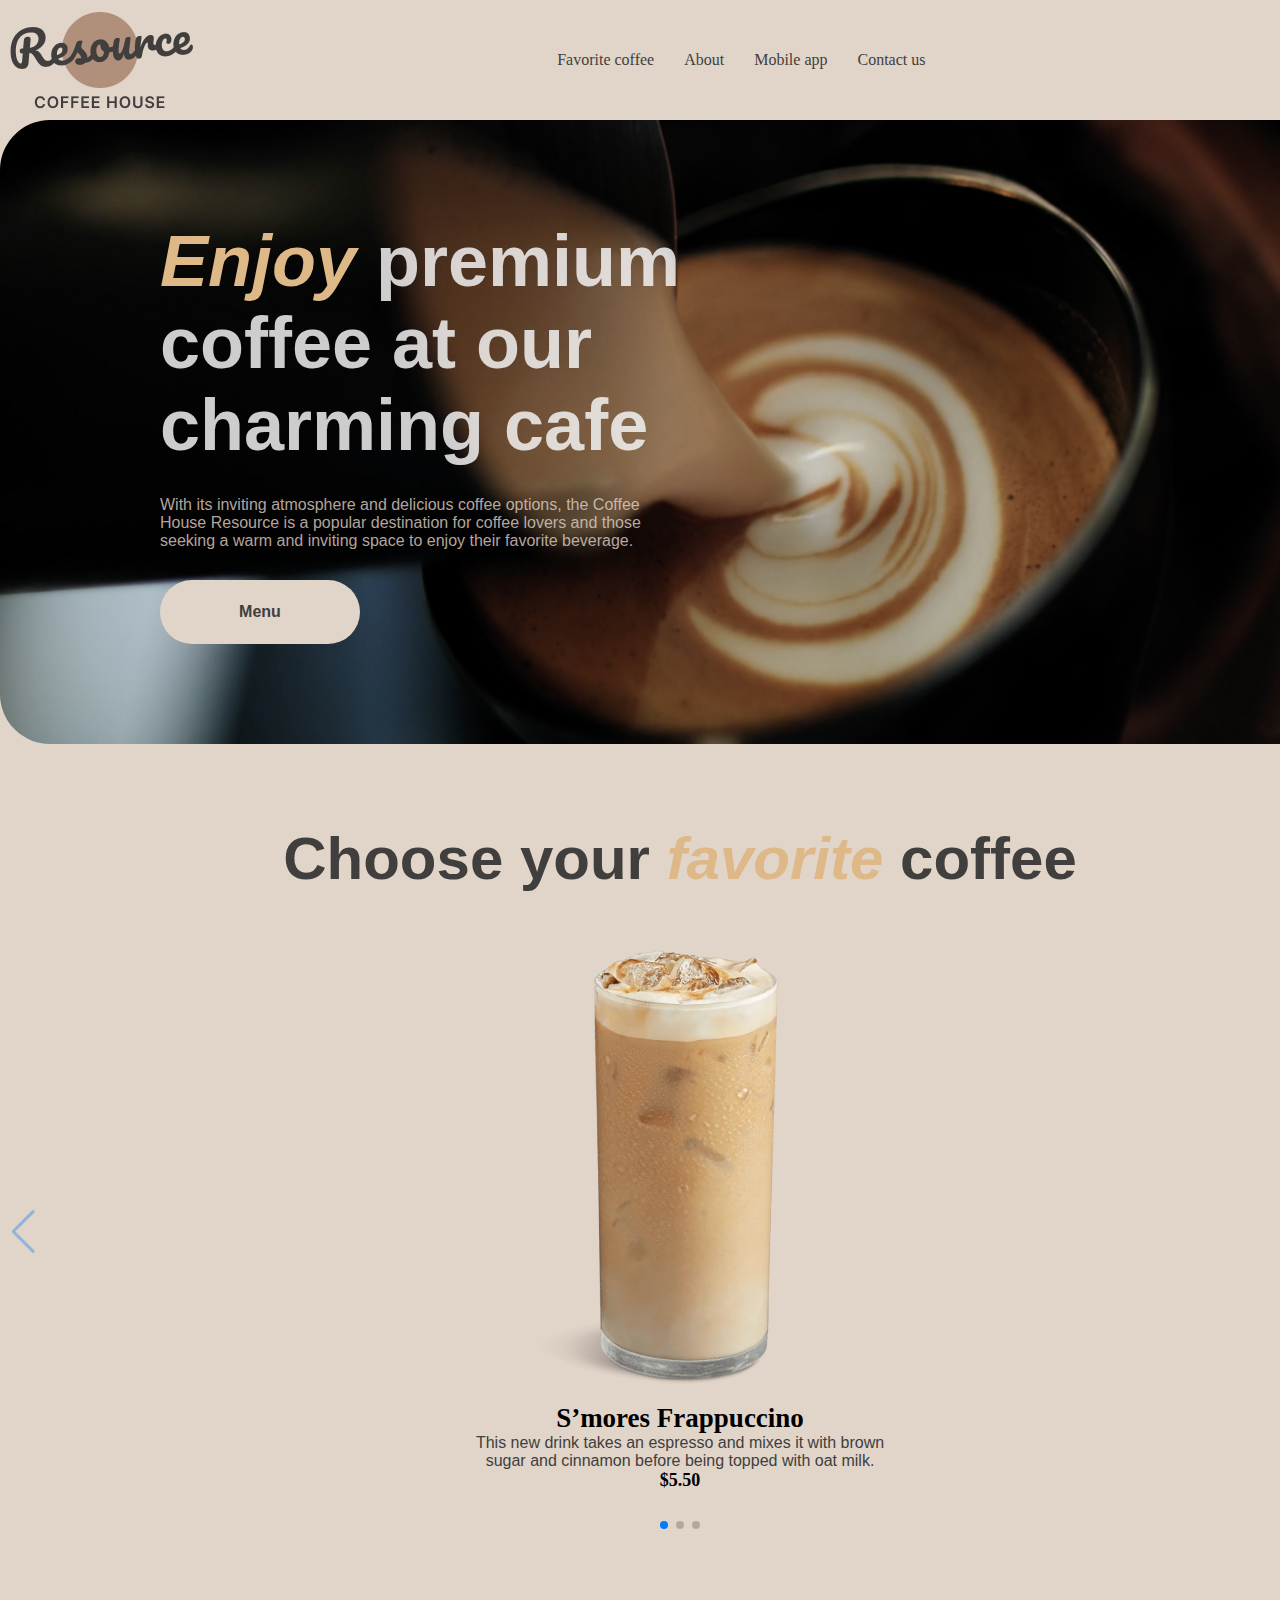
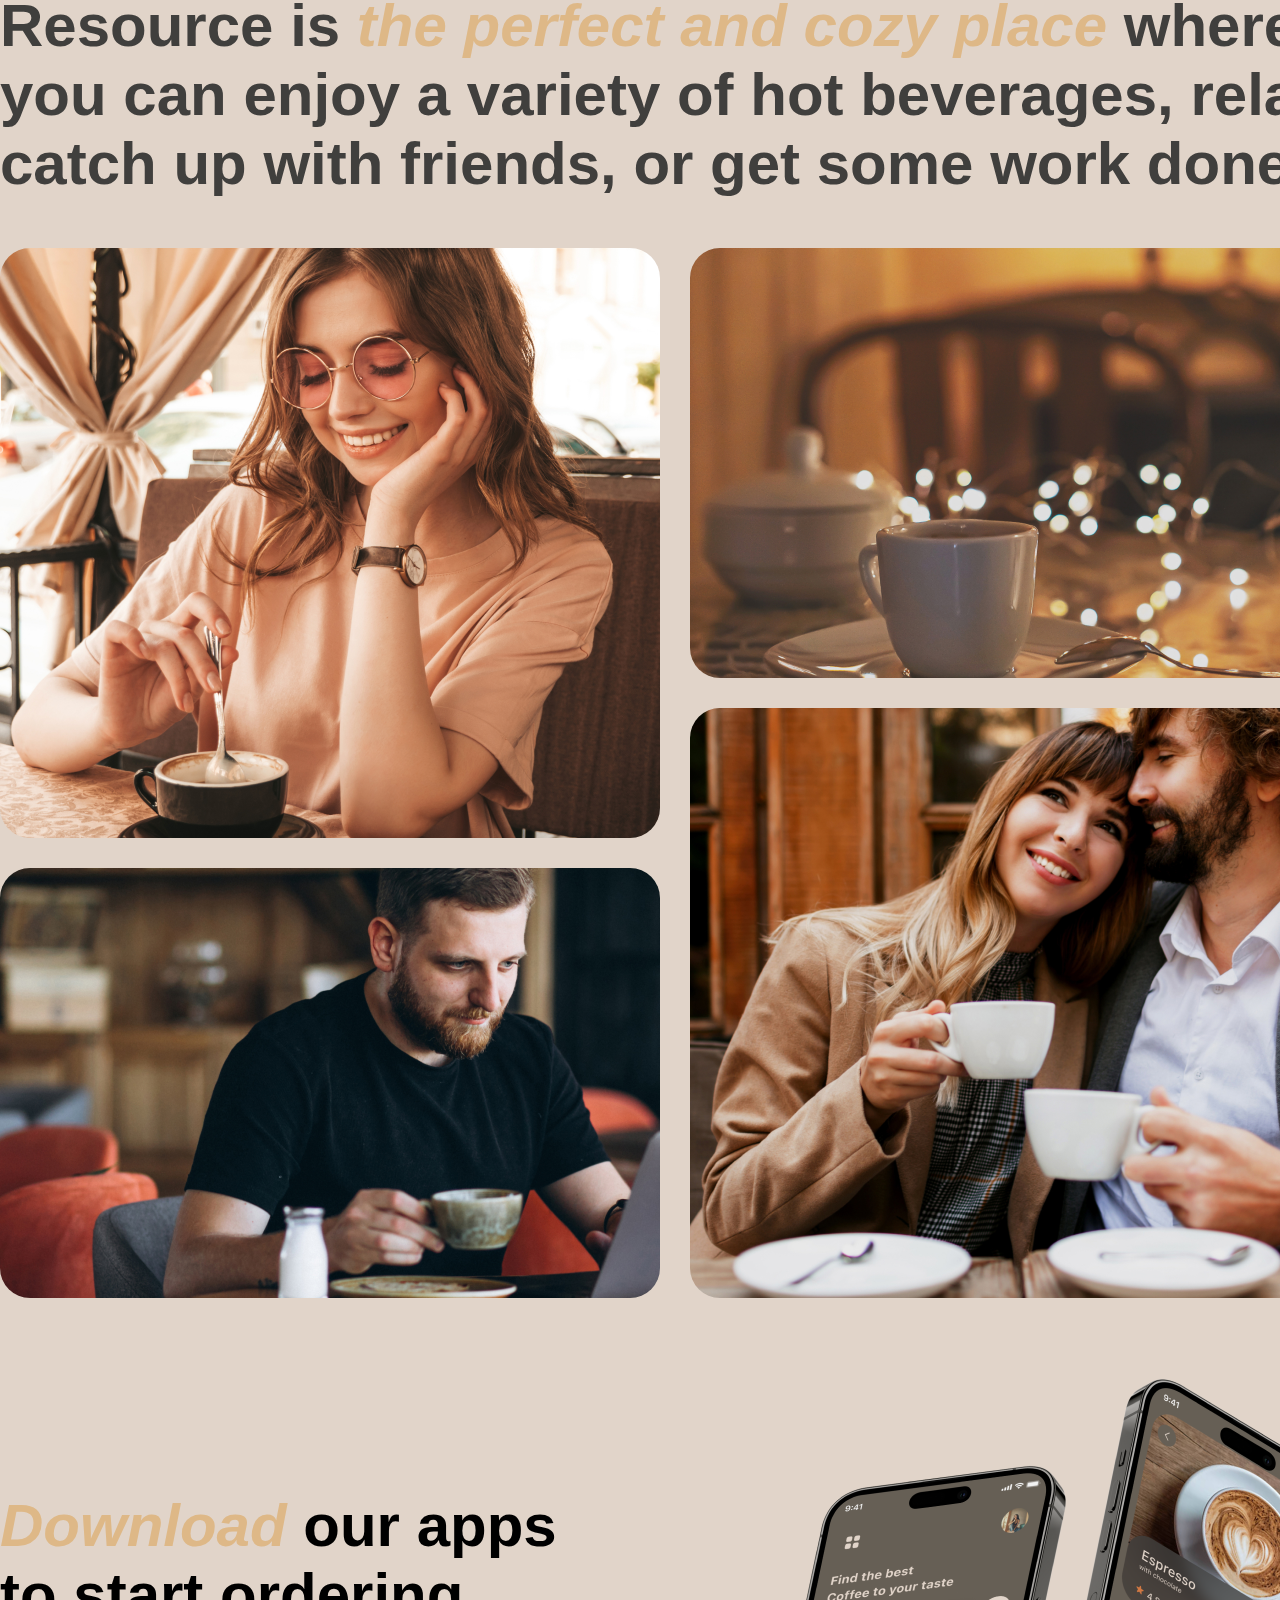
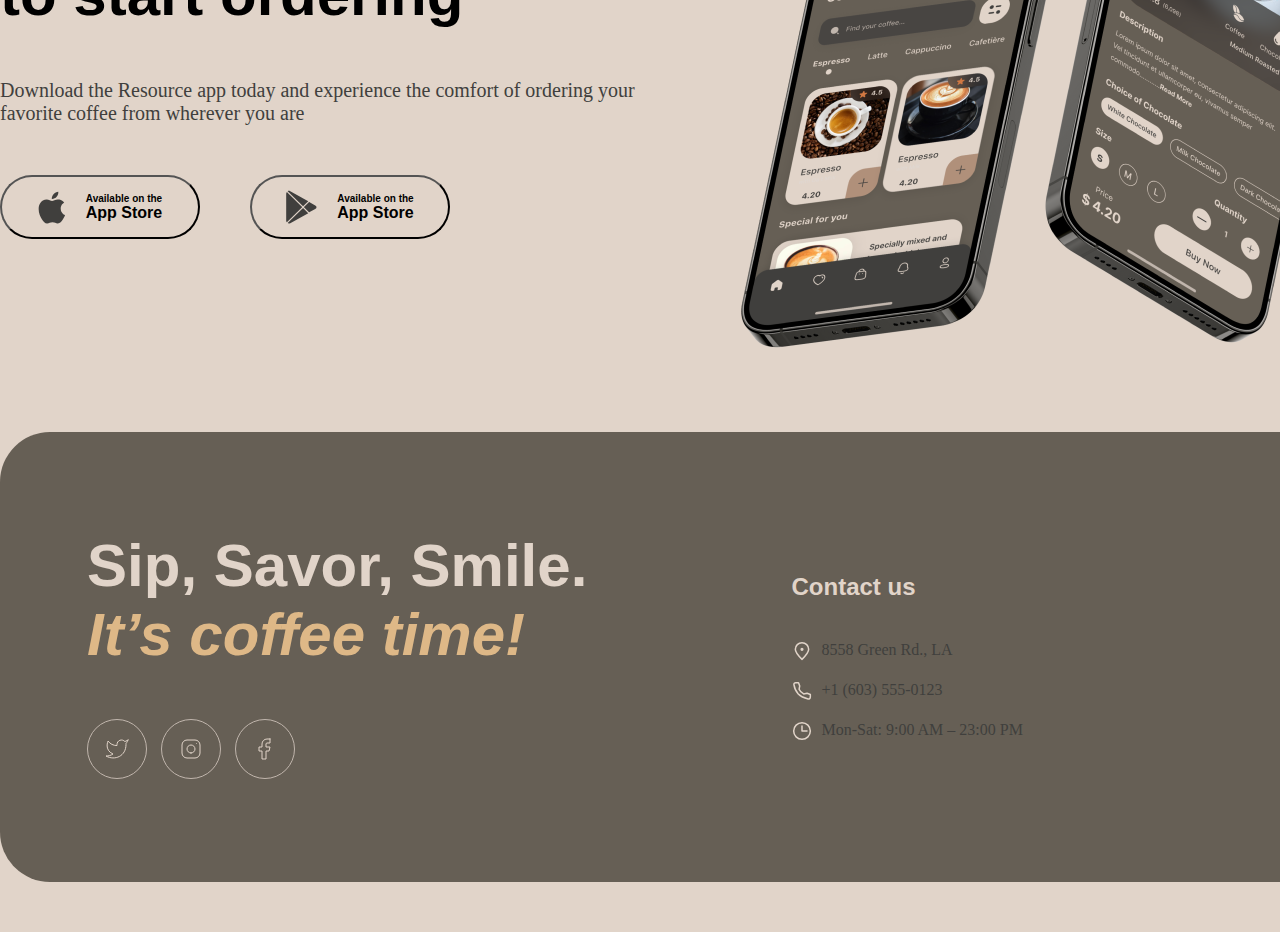
<file: index.html>
<!DOCTYPE html>
<html lang="en">
<head>
    <meta charset="UTF-8">
    <meta name="viewport" content="width=device-width, initial-scale=head">
    <title>Coffee House</title>
    <link rel="stylesheet" href="style.css">
    <link rel="stylesheet" href="https://cdn.jsdelivr.net/npm/swiper@11/swiper-bundle.min.css" />

</head>
<body style=" background-color:  #E1D4C9;">
<header id="header">
        <div class="container">
        <div class="head">
            <img src="./img/logo.png" alt="">
            <div class="head_box">
              <a href="">Favorite coffee</a>
              <a href="">About</a>
              <a href="index.html">Mobile app</a>
              <a href="+996779973094">Contact us</a>
            </div>
            <span>
                <a href="Menu.html">Menu</a>
                <img src="./img/coffee-cup.png" alt="">
            </span>
        </div>
        </div>
 </header>
<section id="section1">
    <div class="container">
        <div class="Enjoy">
           <p class="text1">
            <i style="color: burlywood;">Enjoy</i> premium <br>
            coffee at our <br>
             charming cafe
           </p>
           <p class="text2">
            With its inviting atmosphere and delicious coffee options, the Coffee <br>
            House Resource is a popular destination for coffee lovers and those <br>
            seeking a warm and inviting space to enjoy their favorite beverage.
           </p>
           <button class="btn"><a href="Menu.html">Menu</a></button>
        </div>
    </div>
</section>
<section id="section2">
    <div class="container">
        <h1 class="h1coffe">Choose your <i style="color: burlywood;">favorite</i> coffee</h1>
        
        <div class="swiper mySwiper">
            <div class="swiper-wrapper">
              <div class="swiper-slide">
                <img style="margin-left: 450px;" src="./img/coffee-slider-1.png" alt="image of coffee">
            <h2 class="h3name">S’mores Frappuccino</h2>
            <h3 class="h3note">This new drink takes an espresso and mixes it with brown <br>
                 sugar and cinnamon before being topped with oat milk.
                </h3>
                <h4>$5.50</h4>      
              </div>
              <div class="swiper-slide">
                <img style="margin-left: 450px;" src="./img/8a8302168e0dc8efadd5c0e341d47215.png" alt="image of coffee">
            <h2 class="h3name">S’mores Frappuccino</h2>
            <h3 class="h3note">This new drink takes an espresso and mixes it with brown <br>
                 sugar and cinnamon before being topped with oat milk.
                </h3>
                <h4>$5.50</h4>      
              </div>
              <div class="swiper-slide">
                <img style="margin-left: 450px;" src="./img/coffee-slider-1.png" alt="image of coffee">
            <h2 class="h3name">S’mores Frappuccino</h2>
            <h3 class="h3note">This new drink takes an espresso and mixes it with brown <br>
                 sugar and cinnamon before being topped with oat milk.
                </h3>
                <h4>$5.50</h4>      
              </div>
             
            </div>
            <div class="swiper-button-next"></div>
            <div class="swiper-button-prev"></div>
            <div class="swiper-pagination"></div>
          </div>
        
         
    </div>
</section>
<section id="section3">
    <div class="container">
        <p class="text_cofe">
            Resource is <i style="color: burlywood;">the perfect and cozy place</i>  where <br>
             you can enjoy a variety of hot beverages, relax,<br>
             catch up with friends, or get some work done.
        </p>
        <div class="box">
            <div class="box-1">
                <img style="border-radius: 30px;" src="./img/about-1.png" alt="image of coffee">
                <img style="border-radius: 30px;" src="./img/about-3.png" alt="image of coffee">
            </div>
            <div class="box-2">
                <img style="border-radius: 30px;"src="./img/about-2.png" alt="image of coffee">
                <img style="border-radius: 30px;"src="./img/about-4.png" alt="image of coffee">
            </div>
        </div>
    </div>
</section>
<section id="section4">
    <div class="container">
        <div class="phone">
            <div class="phone-1">
                <h1 class="texth1"> 
                    <i style="color: burlywood;">Download</i> our apps <br>
                     to start ordering</h1>
                     <p class="textp1">
                        Download the Resource app today and experience the comfort of ordering your <br>
                         favorite coffee from wherever you are
                     </p>
                     <div class="btncode">
                        <button class="btnapple">
                            <img src="./img/apple.svg" alt="picture of apple">
                            <div>
                                <h1 style="font-size: 10px;">Available on the</h1>
                                <h2 style="font-size: 16px;">App Store</h2>
                            </div>
                        </button>
                        <button class="btnplay"> <img src="./img/play.svg" alt="picture of apple">
                            <div>
                                <h1 style="font-size: 10px;">Available on the</h1>
                                <h2 style="font-size: 16px;">App Store</h2>
                            </div></button>
                     </div>
            </div>
            <div>
                <img src="./img/mobile-screens.png" alt="">
            </div>
        </div>
    </div>
</section>
<footer id="footer">
    <div class="container">
        <div class="footer">
            <div class="foot">
                <h1 style="color: #E1D4C9;font-size: 60px; font-family: sans-serif;">
                    Sip, Savor, Smile. <br>
                     <i style="color: burlywood; font-size: 60px;">It’s coffee time!</i>
                </h1>
                <div style="margin-top: 50px;">
                    <a class="web" href="https://x.com/cafecoffeeday"><img src="./img/twitter.svg" alt="image of twiiter"></a>
                    <a class="web" style="margin: 0 10px;" href="https://www.instagram.com/coffeehouseae/"><img src="./img/insta.svg" alt="image of instagram"></a>
                    <a class="web" href="https://www.facebook.com/thecoffeehouseAD/"><img src="./img/face.svg" alt="image of facebook"></a>
                </div>
            </div>
            <div class="foot-us">
                <h1 style="font-size: 24px; font-family: sans-serif; margin-bottom: 20px; color: #E1D4C9;">Contact us</h1>
            <a class="link" href="Villa 11 - 484a Al Wasl Rd - Jumeirah - Jumeirah 2 - Dubai"><img src="./img/location.svg" alt="svg image">8558 Green Rd.,  LA</a>
            <a class="link" href="+1 (603) 555-0123"><img src="./img/call.svg" alt="svg image">+1 (603) 555-0123</a>
            <a class="link" href="https://indiancoffeehouseonline.com/"><img src="./img/clock.svg" alt="image svg">Mon-Sat: 9:00 AM – 23:00 PM</a>
            </div>
        </div>
    </div>
</footer>
<script src="https://cdn.jsdelivr.net/npm/swiper@11/swiper-bundle.min.js"></script>
<script>
    var swiper = new Swiper(".mySwiper", {
      cssMode: true,
      navigation: {
        nextEl: ".swiper-button-next",
        prevEl: ".swiper-button-prev",
      },
      pagination: {
        el: ".swiper-pagination",
      },
      mousewheel: true,
      keyboard: true,
    });
  </script>
 </body>
</html>
</file>
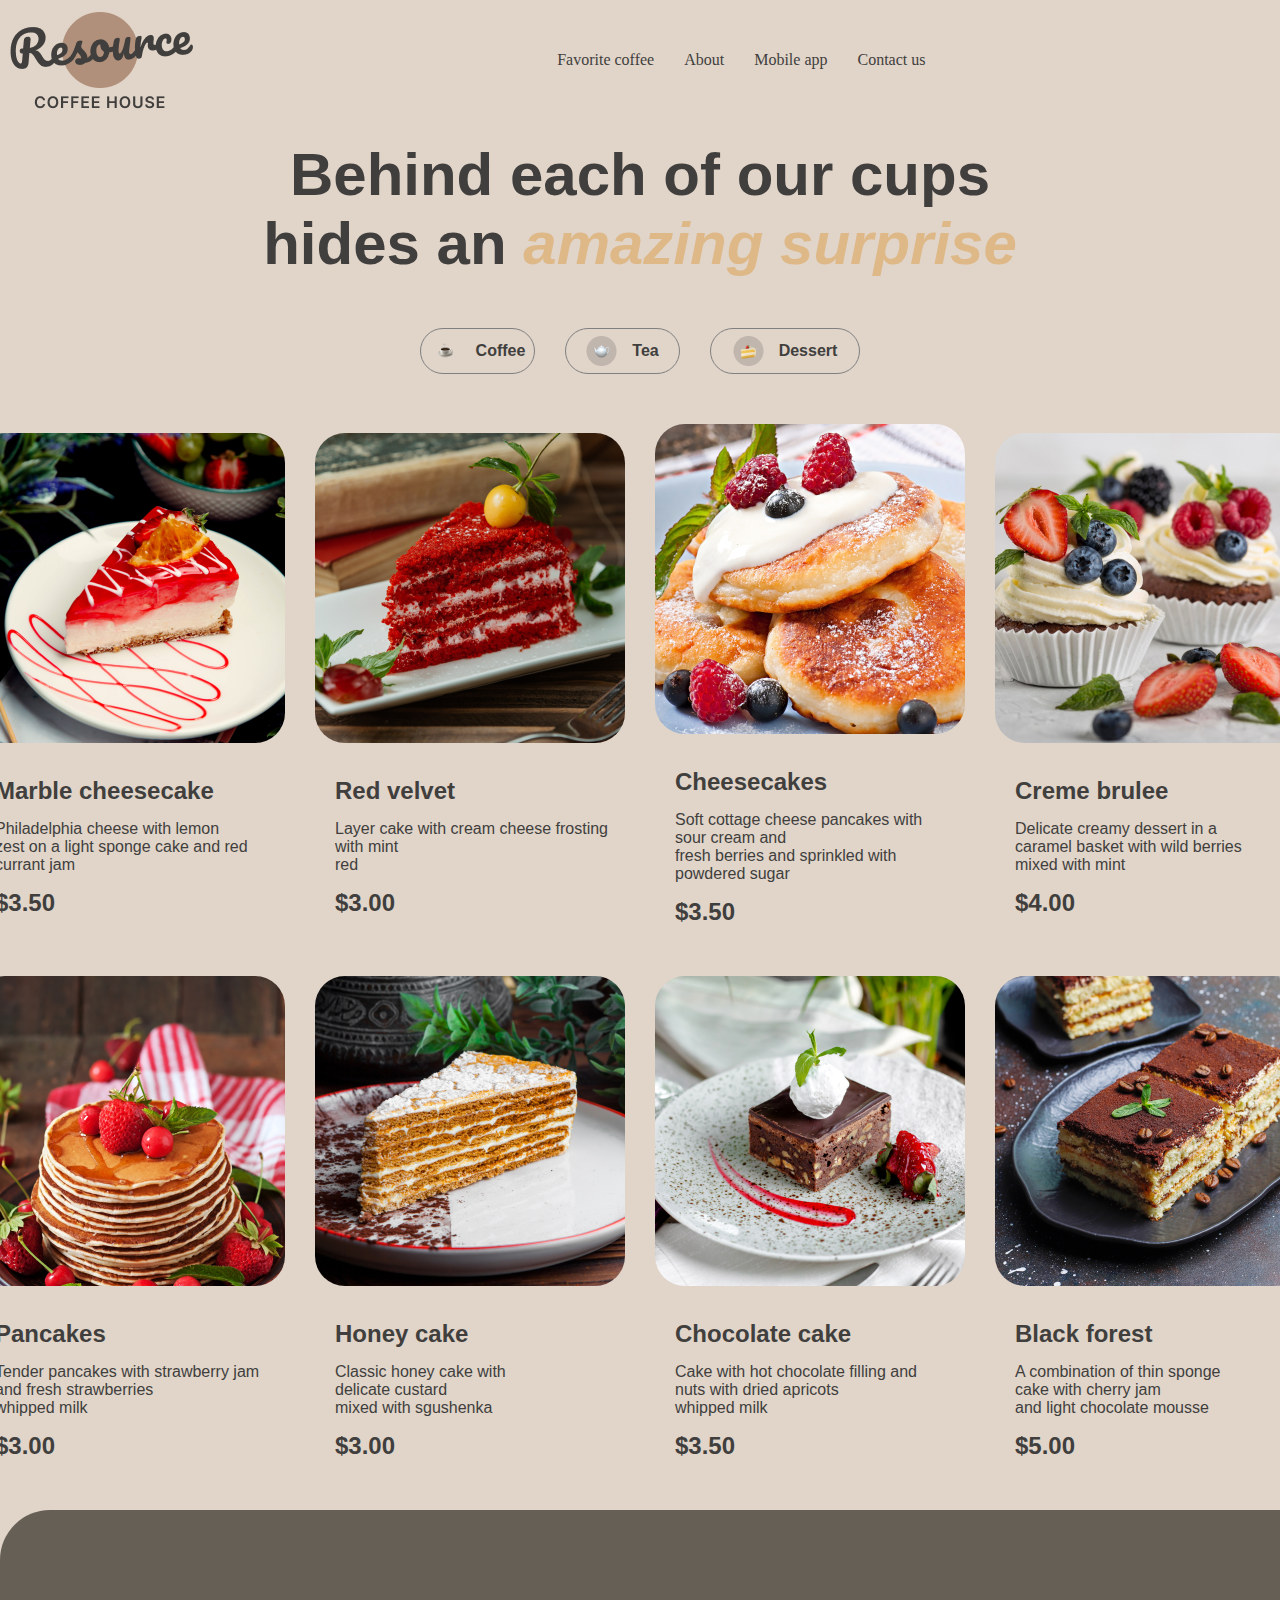
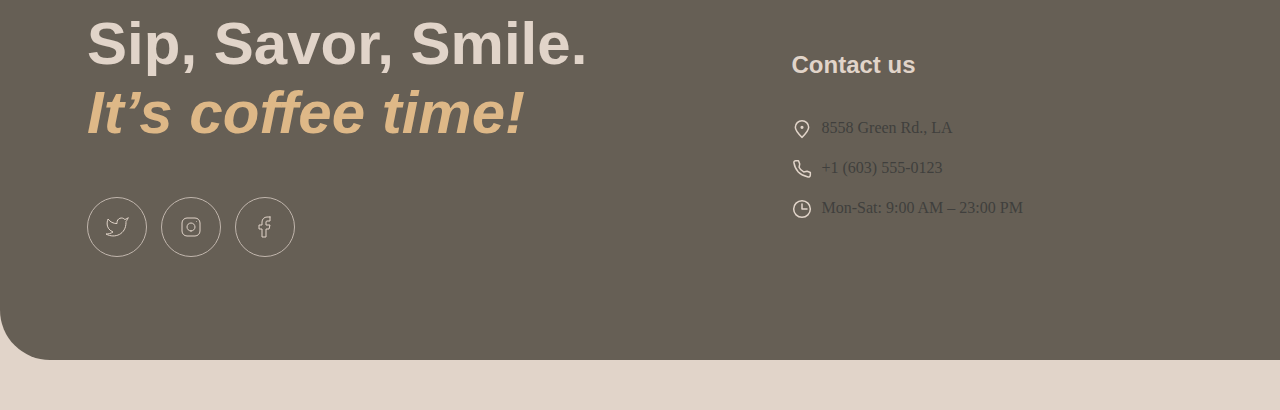
<file: Dessert.html>
<!DOCTYPE html>
<html lang="en">
<head>
    <meta charset="UTF-8">
    <meta name="viewport" content="width=device-width, initial-scale=1.0">
    <title>Dessert</title>
    <link rel="stylesheet" href="style.css">
    <link rel="stylesheet" href="style2.css">
</head>
<body style="background-color: #E1D4C9;;">
    <header id="header">
        <div class="container">
        <div class="head">
            <img src="./img/logo.png" alt="">
            <div class="head_box">
              <a href="">Favorite coffee</a>
              <a href="">About</a>
              <a href="index.html">Mobile app</a>
              <a href="+996779973094">Contact us</a>
            </div>
            <span>
                <a href="Menu.html">Menu</a>
                <img src="./img/coffee-cup.png" alt="">
            </span>
        </div>
        </div>
 </header> 
 <h1 class="des-menu">
    Behind each of our cups <br>
     hides an <i style="color: burlywood;">amazing surprise</i>
 </h1>
 <div class="selec">
    <a class="items" href="Menu.html"><img src="./img/cofe.png" alt="">Coffee</a>
    <a class="items"href="Tea.html"><img src="./img/tea.png" alt="">Tea</a>
    <a style="width: 150px;" class="items"href=""><img src="./img/dessert.png" alt="">Dessert</a>
</div>
<div class="items-menu4">
    <div class="box1">
        <img style="border-radius: 30px;" src="./img/dessert-1.png" alt="">
        <div class="box2">
        <h1>Marble cheesecake</h1>
        <h2>Philadelphia cheese with lemon <br>
             zest on a light sponge cake and red <br>
            currant jam</h2>
        <h3>$3.50</h3>
        </div>
    </div>
     <div class="box1">
        <img style="border-radius: 30px;" src="./img/dessert-2.png" alt="">
        <div class="box2">
        <h1>Red velvet</h1>
        <h2>Layer cake with cream cheese frosting<br>
            with mint <br>
            red
        </h2>
        <h3>$3.00</h3>
    </div>
    </div>
    <div class="box1">
        <img style="border-radius: 30px;" src="./img/dessert-3.png" alt="">
        <div class="box2">
        <h1>Cheesecakes</h1>
        <h2>Soft cottage cheese pancakes with <br>
             sour cream and <br>
             fresh berries and sprinkled with powdered sugar 

        </h2>
        <h3>$3.50</h3>
        </div>
    </div>
    <div class="box1">
        <img style="border-radius: 30px;" src="./img/dessert-4.png" alt="">
        <div class="box2">
        <h1>Creme brulee</h1>
        <h2>Delicate creamy dessert in a <br>
             caramel basket with wild berries <br>
            mixed with mint</h2>
        <h3>$4.00</h3>
        </div>
    </div>
</div>
<div class="items-menu5">
    <div class="box1">
        <img style="border-radius: 30px;" src="./img/dessert-5.png" alt="">
        <div class="box2">
        <h1>Pancakes</h1>
        <h2>Tender pancakes with strawberry jam  <br>
            and fresh strawberries <br>
             whipped milk</h2>
        <h3>$3.00</h3>
        </div>
    </div>
     <div class="box1">
        <img style="border-radius: 30px;" src="./img/dessert-6.png" alt="">
        <div class="box2">
        <h1>Honey cake</h1>
        <h2>Classic honey cake with  <br>
            delicate custard <br>
        mixed with sgushenka </h2>
        <h3>$3.00</h3>
    </div>
    </div>
    <div class="box1">
        <img style="border-radius: 30px;" src="./img/dessert-7.png" alt="">
        <div class="box2">
        <h1>Chocolate cake</h1>
        <h2>Cake with hot chocolate filling and <br>
             nuts with dried apricots <br>
             whipped milk</h2>
        <h3>$3.50</h3>
        </div>
    </div>
    <div class="box1">
        <img style="border-radius: 30px;" src="./img/dessert-8.png" alt="">
        <div class="box2">
        <h1>Black forest</h1>
        <h2>A combination of thin sponge <br>
             cake with cherry jam <br>
            and light chocolate mousse</h2>
        <h3>$5.00</h3>
        </div>
    </div>
</div>
<footer id="footer">
    <div class="container">
        <div class="footer">
            <div class="foot">
                <h1 style="color: #E1D4C9;font-size: 60px; font-family: sans-serif;">
                    Sip, Savor, Smile. <br>
                     <i style="color: burlywood; font-size: 60px;">It’s coffee time!</i>
                </h1>
                <div style="margin-top: 50px;">
                    <a class="web" href="https://x.com/cafecoffeeday"><img src="./img/twitter.svg" alt="image of twiiter"></a>
                    <a class="web" style="margin: 0 10px;" href="https://www.instagram.com/coffeehouseae/"><img src="./img/insta.svg" alt="image of instagram"></a>
                    <a class="web" href="https://www.facebook.com/thecoffeehouseAD/"><img src="./img/face.svg" alt="image of facebook"></a>
                </div>
            </div>
            <div class="foot-us">
                <h1 style="font-size: 24px; font-family: sans-serif; margin-bottom: 20px; color: #E1D4C9;">Contact us</h1>
            <a class="link" href="Villa 11 - 484a Al Wasl Rd - Jumeirah - Jumeirah 2 - Dubai"><img src="./img/location.svg" alt="svg image">8558 Green Rd.,  LA</a>
            <a class="link" href="+1 (603) 555-0123"><img src="./img/call.svg" alt="svg image">+1 (603) 555-0123</a>
            <a class="link" href="https://indiancoffeehouseonline.com/"><img src="./img/clock.svg" alt="image svg">Mon-Sat: 9:00 AM – 23:00 PM</a>
            </div>
        </div>
    </div>
</footer>
</body>
</html>
</file>
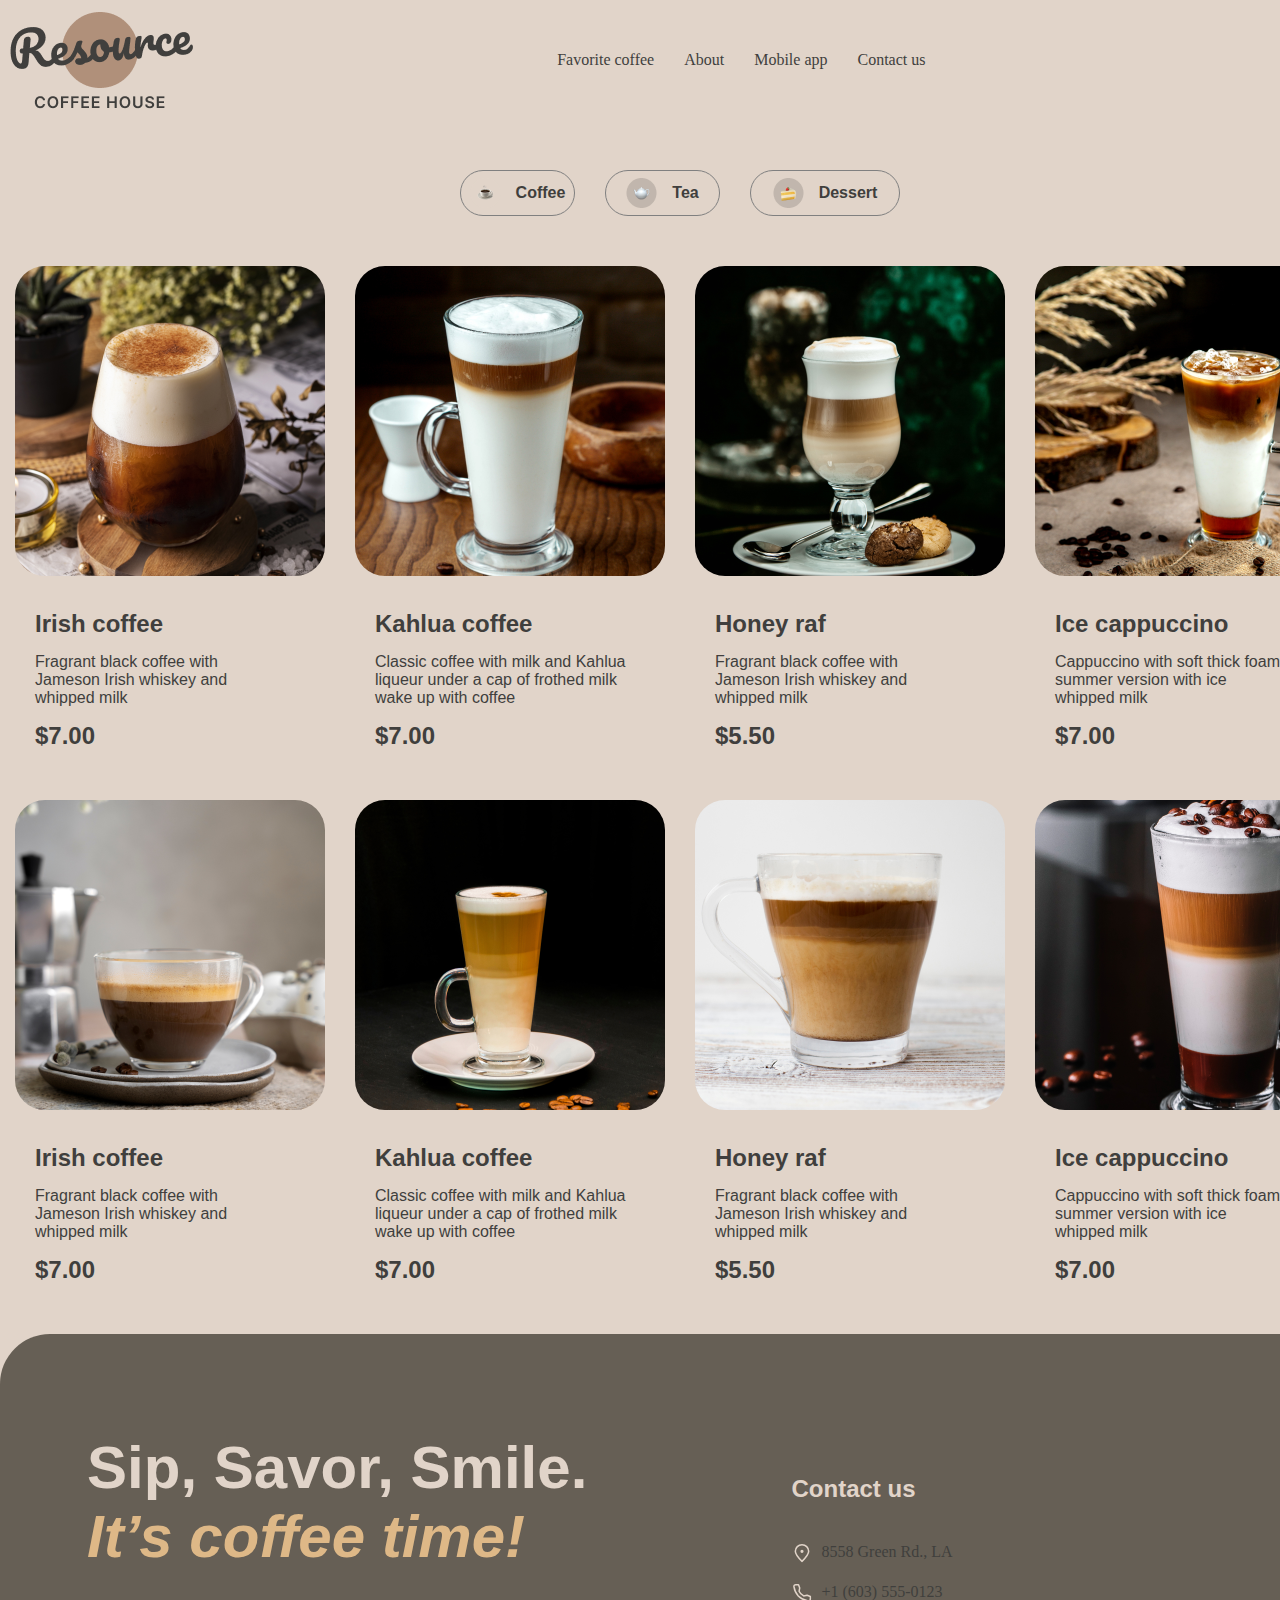
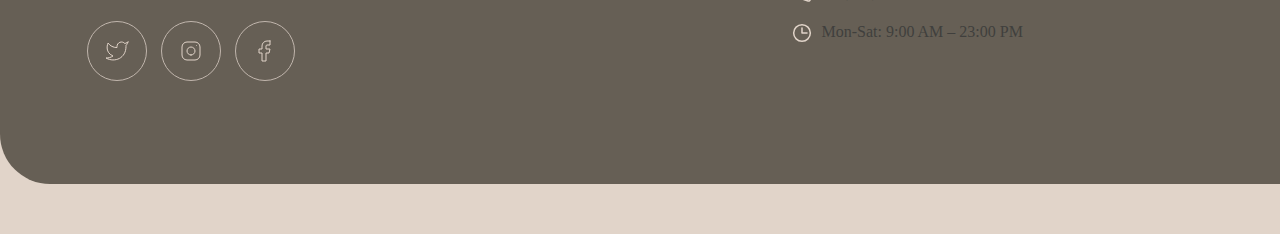
<file: Menu.html>
<!DOCTYPE html>
<html lang="en">
<head>
    <meta charset="UTF-8">
    <meta name="viewport" content="width=device-width, initial-scale=1.0">
    <title>Menu</title>
    <link rel="stylesheet" href="style.css">
    <link rel="stylesheet" href="style2.css">
</head>
<body style="background-color:#E1D4C9; ;">
    <header id="header">
        <div class="container">
        <div class="head">
            <img src="./img/logo.png" alt="">
            <div class="head_box">
              <a href="">Favorite coffee</a>
              <a href="">About</a>
              <a href="index.html">Mobile app</a>
              <a href="+996779973094">Contact us</a>
            </div>
            <span>
                <a href="Menu.html">Menu</a>
                <img src="./img/coffee-cup.png" alt="">
            </span>
        </div>
        </div>
 </header> 
 <section id="coffee">
    <div class="container">
        <div class="selec">
            <a class="items" href="Menu.html"><img src="./img/cofe.png" alt="">Coffee</a>
            <a class="items"href="Tea.html"><img src="./img/tea.png" alt="">Tea</a>
            <a style="width: 150px;" class="items"href="Dessert.html"><img src="./img/dessert.png" alt="">Dessert</a>
        </div>
        <div class="items-menu">
            <div class="box1">
                <img style="border-radius: 30px;" src="./img/coffee-1.png" alt="">
                <div class="box2">
                <h1>Irish coffee</h1>
                <h2>Fragrant black coffee with <br>
                     Jameson Irish whiskey and <br>
                     whipped milk</h2>
                <h3>$7.00</h3>
                </div>
            </div>
             <div class="box1">
                <img style="border-radius: 30px;" src="./img/coffee-2.png" alt="">
                <div class="box2">
                <h1>Kahlua coffee</h1>
                <h2>Classic coffee with milk and Kahlua <br>
                     liqueur under a cap of frothed milk <br>
                    wake up with coffee</h2>
                <h3>$7.00</h3>
            </div>
            </div>
            <div class="box1">
                <img style="border-radius: 30px;" src="./img/coffee-3.png" alt="">
                <div class="box2">
                <h1>Honey raf</h1>
                <h2>Fragrant black coffee with <br>
                     Jameson Irish whiskey and <br>
                     whipped milk</h2>
                <h3>$5.50</h3>
                </div>
            </div>
            <div class="box1">
                <img style="border-radius: 30px;" src="./img/coffee-4.png" alt="">
                <div class="box2">
                <h1>Ice cappuccino</h1>
                <h2>Cappuccino with soft thick foam in <br>
                     summer version with ice <br>
                     whipped milk</h2>
                <h3>$7.00</h3>
                </div>
            </div>
        </div>
        <div class="items-menu2">
            <div class="box1">
                <img style="border-radius: 30px;" src="./img/coffee-5.png" alt="">
                <div class="box2">
                <h1>Irish coffee</h1>
                <h2>Fragrant black coffee with <br>
                     Jameson Irish whiskey and <br>
                     whipped milk</h2>
                <h3>$7.00</h3>
                </div>
            </div>
             <div class="box1">
                <img style="border-radius: 30px;" src="./img/coffee-6.png" alt="">
                <div class="box2">
                <h1>Kahlua coffee</h1>
                <h2>Classic coffee with milk and Kahlua <br>
                     liqueur under a cap of frothed milk <br>
                    wake up with coffee</h2>
                <h3>$7.00</h3>
            </div>
            </div>
            <div class="box1">
                <img style="border-radius: 30px;" src="./img/coffee-7.png" alt="">
                <div class="box2">
                <h1>Honey raf</h1>
                <h2>Fragrant black coffee with <br>
                     Jameson Irish whiskey and <br>
                     whipped milk</h2>
                <h3>$5.50</h3>
                </div>
            </div>
            <div class="box1">
                <img style="border-radius: 30px;" src="./img/coffee-8.png" alt="">
                <div class="box2">
                <h1>Ice cappuccino</h1>
                <h2>Cappuccino with soft thick foam in <br>
                     summer version with ice <br>
                     whipped milk</h2>
                <h3>$7.00</h3>
                </div>
            </div>
        </div>
    </div>
 </section>
 <footer id="footer">
    <div class="container">
        <div class="footer">
            <div class="foot">
                <h1 style="color: #E1D4C9;font-size: 60px; font-family: sans-serif;">
                    Sip, Savor, Smile. <br>
                     <i style="color: burlywood; font-size: 60px;">It’s coffee time!</i>
                </h1>
                <div style="margin-top: 50px;">
                    <a class="web" href="https://x.com/cafecoffeeday"><img src="./img/twitter.svg" alt="image of twiiter"></a>
                    <a class="web" style="margin: 0 10px;" href="https://www.instagram.com/coffeehouseae/"><img src="./img/insta.svg" alt="image of instagram"></a>
                    <a class="web" href="https://www.facebook.com/thecoffeehouseAD/"><img src="./img/face.svg" alt="image of facebook"></a>
                </div>
            </div>
            <div class="foot-us">
                <h1 style="font-size: 24px; font-family: sans-serif; margin-bottom: 20px; color: #E1D4C9;">Contact us</h1>
            <a class="link" href="Villa 11 - 484a Al Wasl Rd - Jumeirah - Jumeirah 2 - Dubai"><img src="./img/location.svg" alt="svg image">8558 Green Rd.,  LA</a>
            <a class="link" href="+1 (603) 555-0123"><img src="./img/call.svg" alt="svg image">+1 (603) 555-0123</a>
            <a class="link" href="https://indiancoffeehouseonline.com/"><img src="./img/clock.svg" alt="image svg">Mon-Sat: 9:00 AM – 23:00 PM</a>
            </div>
        </div>
    </div>
</footer>
</body>
</html>
</file>
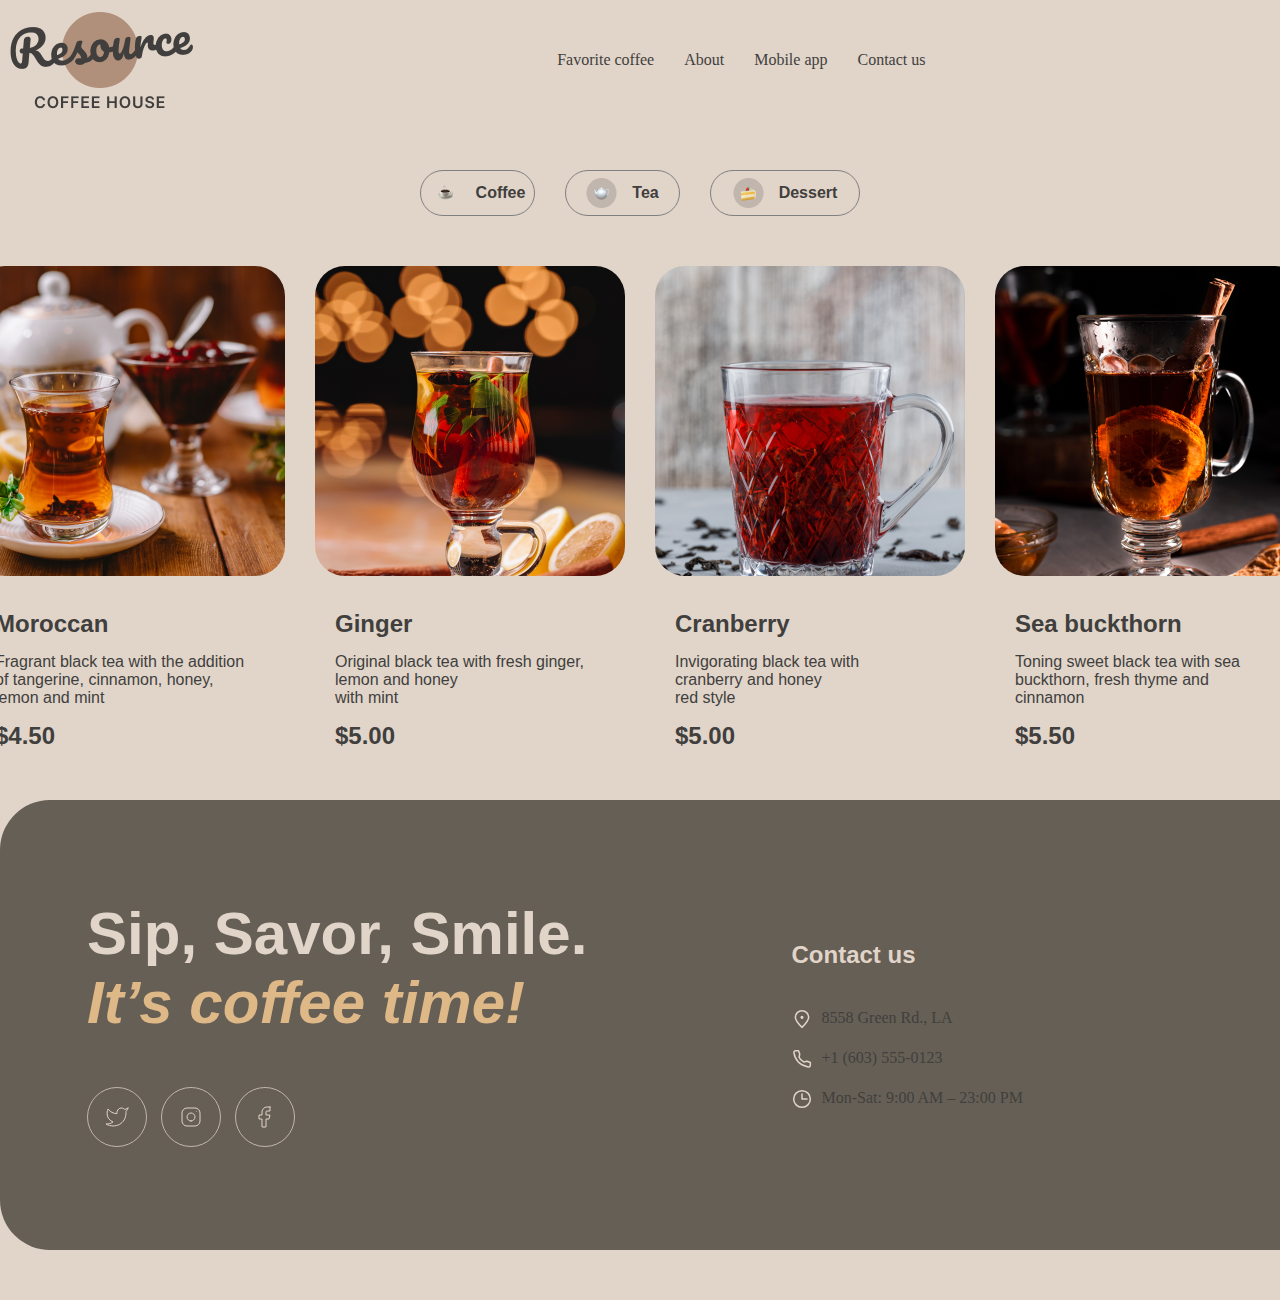
<file: Tea.html>
<!DOCTYPE html>
<html lang="en">
<head>
    <meta charset="UTF-8">
    <meta name="viewport" content="width=device-width, initial-scale=1.0">
    <title>Tea</title>
    <link rel="stylesheet" href="style.css">
    <link rel="stylesheet" href="style2.css">
</head>
<body style="background-color: #E1D4C9;">
    <header id="header">
        <div class="container">
        <div class="head">
            <img src="./img/logo.png" alt="">
            <div class="head_box">
              <a href="">Favorite coffee</a>
              <a href="">About</a>
              <a href="index.html">Mobile app</a>
              <a href="+996779973094">Contact us</a>
            </div>
            <span>
                <a href="Menu.html">Menu</a>
                <img src="./img/coffee-cup.png" alt="">
            </span>
        </div>
        </div>
 </header>
 <div class="selec">
    <a class="items" href="Menu.html"><img src="./img/cofe.png" alt="">Coffee</a>
    <a class="items"href="Tea.html"><img src="./img/tea.png" alt="">Tea</a>
    <a style="width: 150px;" class="items"href="Dessert.html"><img src="./img/dessert.png" alt="">Dessert</a>
</div>
<div class="items-menu3">
    <div class="box1">
        <img style="border-radius: 30px;" src="./img/tea-1.png" alt="">
        <div class="box2">
        <h1>Moroccan</h1>
        <h2>Fragrant black tea with the addition <br>
             of tangerine, cinnamon, honey,<br>
             lemon and mint</h2>
        <h3>$4.50</h3>
        </div>
    </div>
     <div class="box1">
        <img style="border-radius: 30px;" src="./img/tea-2.png" alt="">
        <div class="box2">
        <h1>Ginger</h1>
        <h2>Original black tea with fresh ginger, <br>
            lemon and honey <br>
            with mint
        </h2>
        <h3>$5.00</h3>
    </div>
    </div>
    <div class="box1">
        <img style="border-radius: 30px;" src="./img/tea-3.png" alt="">
        <div class="box2">
        <h1>Cranberry</h1>
        <h2>Invigorating black tea with <br>
             cranberry and honey <br>
             red style</h2>
        <h3>$5.00</h3>
        </div>
    </div>
    <div class="box1">
        <img style="border-radius: 30px;" src="./img/tea-4.png" alt="">
        <div class="box2">
        <h1>Sea buckthorn</h1>
        <h2>Toning sweet black tea with sea <br>
             buckthorn, fresh thyme and <br>
            cinnamon</h2>
        <h3>$5.50</h3>
        </div>
    </div>
</div>

<footer id="footer">
    <div class="container">
        <div class="footer">
            <div class="foot">
                <h1 style="color: #E1D4C9;font-size: 60px; font-family: sans-serif;">
                    Sip, Savor, Smile. <br>
                     <i style="color: burlywood; font-size: 60px;">It’s coffee time!</i>
                </h1>
                <div style="margin-top: 50px;">
                    <a class="web" href="https://x.com/cafecoffeeday"><img src="./img/twitter.svg" alt="image of twiiter"></a>
                    <a class="web" style="margin: 0 10px;" href="https://www.instagram.com/coffeehouseae/"><img src="./img/insta.svg" alt="image of instagram"></a>
                    <a class="web" href="https://www.facebook.com/thecoffeehouseAD/"><img src="./img/face.svg" alt="image of facebook"></a>
                </div>
            </div>
            <div class="foot-us">
                <h1 style="font-size: 24px; font-family: sans-serif; margin-bottom: 20px; color: #E1D4C9;">Contact us</h1>
            <a class="link" href="Villa 11 - 484a Al Wasl Rd - Jumeirah - Jumeirah 2 - Dubai"><img src="./img/location.svg" alt="svg image">8558 Green Rd.,  LA</a>
            <a class="link" href="+1 (603) 555-0123"><img src="./img/call.svg" alt="svg image">+1 (603) 555-0123</a>
            <a class="link" href="https://indiancoffeehouseonline.com/"><img src="./img/clock.svg" alt="image svg">Mon-Sat: 9:00 AM – 23:00 PM</a>
            </div>
        </div>
    </div>
</footer>
</body>
</html>
</file>
<file: style.css>
*{
    box-sizing: border-box;
    margin: auto 0;
    padding: 0;
}
.container{
    width: 1360px;
    margin:  0 auto;
}
a {
    text-decoration: none;
    color: #403F3D;
    transition: all 0.5s ease-in-out;
}
a:hover{
    color: yellow;
    text-shadow: 3px 5px 5px 5px burlywood;
}
.head{
     display: flex;
    align-items: center;
    justify-content: space-between;
}
.head_box{
    display: flex;
    gap: 30px;
    font-size: 16px;
}
span{
   display: flex;
   align-items: center;
   gap: 20px;
}

.Enjoy{
    background-image: url(./img/53de184b52e70f8c6142237a41f29303.jpeg);
    background-size: cover;
    border-radius: 50px;
    padding: 100px 0 100px 160px;
    display: flex;
    flex-direction: column;
    gap: 30px;
  
}
.text1{
    font-size: 72px;
    font-weight: 600;
    font-family: sans-serif;
    color: rgba(245, 245, 245, 0.834);
}
.text2{
    font-size: 16px;
    font-weight: 400;
    color: #e1d4c9cb;
    font-family: sans-serif;
}
.btn{
    width: 200px;
    height: 64px;
    border-radius: 100px;
    background-color: #E1D4C9;
    color: #403F3D;
    text-align: center;
    font-size: 16px;
    font-weight: 600;
    font-family: sans-serif;
    cursor: pointer;
    transition: all 0.5s ease-in-out;
    border: none;
}
.btn:hover{
    background-color: red;
}
.btn:focus{
    background-color: red;
    color: black;
}

.h1coffe{
    font-size: 60px;
    text-align: center;
    font-weight: 600;
    color: #403F3D;
    font-family: sans-serif;
    margin: 80px 0 30px 0;
}
.swiper {
    width: 100%;
    height: 100%;
  }

  .swiper-slide {
    text-align: center;
    font-size: 18px;
    background: #fff;
    display: flex;
    justify-content: center;
    align-items: center;
   background-color: #E1D4C9;
   padding-bottom: 50px;
  
  }

  .swiper-slide img {
    display: block;
    width: 480px;
    height: 480px;
    object-fit: cover;
  }
  .h2name{
    font-size: 24px;
    font-weight: 600;
    font-family: sans-serif;
    color: #403F3D;
  }
  .h3note{
    font-size: 16px;
    font-weight: 400;
    font-family: sans-serif;
    color: #403F3D;
  }
  .text_cofe{
    margin-top: 50px;
    font-size: 60px;
    font-weight: 600;
    font-family: sans-serif;
    color: #403F3D;
}
  .box{
    margin: 50px 0;
    display: flex;
    gap: 30px;
}
  .box-1{
    display: flex;
    gap: 30px;
    flex-direction: column;
  }
  .box-2{
    display: flex;
    gap: 30px;
    flex-direction: column;
}
.phone{
    display: flex;
    align-items: center;
    justify-content: space-between;
}
.phone-1{
    display: flex;
   margin: 50px 0;
    flex-direction: column;
    gap: 50px;
}
.texth1{
    font-size: 60px;
    font-weight: 600;
    font-family: sans-serif;
}
.textp1{
    font-size: 20px;
    font-weight: 400;
    color: #403F3D;
}
.btncode{
    display: flex;
    align-items: flex-start;
    justify-content: flex-start;
    gap: 50px;
   
}
.btnapple{
    display: flex;
    align-items: center;
    justify-content: center;
    width: 200px;
    height: 64px;
    border-radius: 100px;
   background-color: #E1D4C9;
   gap: 20px;
   cursor: pointer;
   transition: all 0.5s ease-in-out;
}
.btnapple:hover{
    background-color: yellow;
    color: red;
}
.btnplay{
    display: flex;
    align-items: center;
    justify-content: center;
    width: 200px;
    height: 64px;
    border-radius: 100px;
   background-color: #E1D4C9;
   gap: 20px;
   transition: all 0.5s ease-in-out;
   cursor: pointer;
}
.btnplay:hover{
    background-color: yellow;
    color: red;
}
.footer{
    background-color: #665F55;
    background-size: cover;
    display: flex;
    align-items: center;
    justify-content: space-around;
    border-radius: 50px;
    gap: 30px;
    margin: 50px 0;
    height: 450px;
}
.foot-us{
    display: flex;
    align-items: flex-start;
    justify-content: space-around;
    flex-direction: column;
    margin-right: 250px;
    gap: 20px;
}
.link{

    display: flex;
    gap: 10px;
     text-align: center;
}
</file>
<file: style2.css>
*{
    box-sizing: border-box;
    margin: auto 0;
    padding: 0;
}
.selec{
    margin: 50px 0 50px 0;
    display: flex;
    align-items: center;
    justify-content: center;
    gap: 30px;
}
.items{
    display: flex;
    align-items: center;
    justify-content: center;
    gap: 15px;
    text-align: center;
    width: 115px;
    height: 46px;
    border-radius:  100px;
    border: solid 1px gray;
    font-size: 16px;
    font-family: sans-serif;
    font-weight: 600;
    transition: all 0.5 ease-in-out;
}
.items:hover{
    background-color: #665F55;
}
.items-menu{
    display: flex;
    align-items: center;
    justify-content: center;
    gap: 30px;
}
.box2{
  margin: 30px 0 0 20px;
}
h1  {  
    font-size: 24px;
    font-family: sans-serif;
    font-weight: 600;
    color: #403F3D;
}
h2 {
    font-size: 16px;
    font-weight: 400;
    font-family: sans-serif;
    color: #403F3D;
    padding: 15px 0;
}
h3{
    font-size: 24px;
    font-family: sans-serif;
    font-weight: 600;
    color: #403F3D; 
}
.items-menu2{
    display: flex;
    align-items: center;
    justify-content: center;
    gap: 30px;
    margin: 50px 0;
}

/* from here will start CSS Tea html */
.items-menu3{
    display: flex;
    align-items: center;
    justify-content: center;
    gap: 30px;
    margin: 50px 0;
}

/* from here will start CSS Dessert  */

.des-menu{
    text-align: center;
    font-size: 60px;
    font-family: sans-serif;
    font-weight: 600;
    color: #403F3D;
    margin: 20px 0;
}
.items-menu4{
    display: flex;
    align-items: center;
    justify-content: center;
    gap: 30px;
}
.items-menu5{
    display: flex;
    align-items: center;
    justify-content: center;
    gap: 30px;
    margin: 50px 0;
}
</file>
